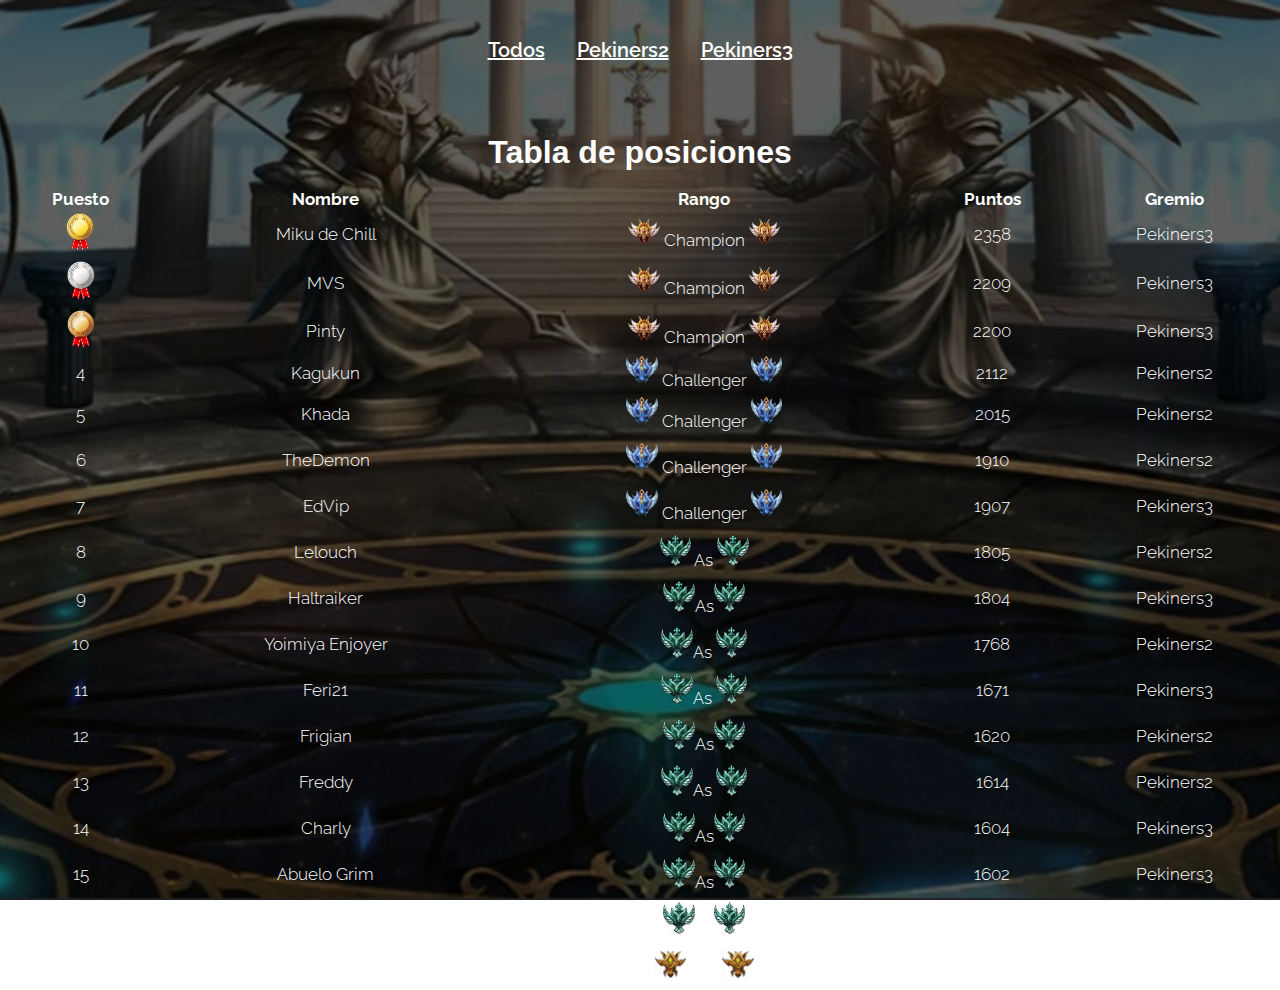
<file: index.html>
<!DOCTYPE html>
<html lang="en">
<head>
    <meta charset="UTF-8">
    <meta http-equiv="X-UA-Compatible" content="IE=edge">
    <meta name="viewport" content="width=device-width, initial-scale=1.0">
    <title>Score Pekiners</title>
    <link rel="stylesheet" href="css/Style.css">
    <link rel="stylesheet" href="css/responsive.css">
    <link href="https://cdn.jsdelivr.net/npm/bootstrap@5.2.2/dist/css/bootstrap.min.css" rel="stylesheet" integrity="sha384-Zenh87qX5JnK2Jl0vWa8Ck2rdkQ2Bzep5IDxbcnCeuOxjzrPF/et3URy9Bv1WTRi" crossorigin="anonymous">


</head>
<body>
    
    <div class="todo">

        <header>
            <div id="top"> 
   
                <nav>
                    <a href="Todos">Todos</a>
                    <a href="Pekiners2">Pekiners2</a>
                    <a href="Pekiners3">Pekiners3</a>
                
                </nav>
            </div>
        </header>
    
        <div class="Tabla de posiciones">


            <H1 class="Tabla">Tabla de posiciones</H1>
            

        </div>

        <table style="width: 100%;">
                <tr>
                    <th></th>
                    <th>Puesto</th>
                    <th>Nombre</th>
                    <th>Rango</th>
                    <th>Puntos</th>
                    <th>Gremio</th>
                </tr>   
                
            <tr>
                <td></td>
                <td><img src="Imgs/gold.png" ></td>
                <td>Miku de Chill</td>
                <td ><img src="Imgs/Champion-rank.png" > Champion  <img src="Imgs/Champion-rank.png" > </td>
                <td>2358</td>
                <td>Pekiners3</td>
            </tr>

            <tr class="Espacio">
                <td></td>
                <td><img src="Imgs/Silver.png"  ></td>
                <td>MVS</td>
                <td ><img src="Imgs/Champion-rank.png" > Champion  <img src="Imgs/Champion-rank.png" > </td>
                <td>2209</td>
                <td>Pekiners3</td>
            </tr>

            <tr>
                <td></td>
                <td><img src="Imgs/Bronce.png" ></td>
                <td>Pinty</td>
                <td ><img src="Imgs/Champion-rank.png" > Champion  <img src="Imgs/Champion-rank.png" > </td>
                <td>2200</td>
                <td>Pekiners3</td>
            </tr>

            <tr>
                <td></td>
                <td>4</td>
                <td>Kagukun</td>
                <td><img src="Imgs/Challenger-rank.png" > Challenger <img src="Imgs/Challenger-rank.png" ></td>
                <td>2112</td>
                <td>Pekiners2</td>
            </tr>

            <tr class="Espacio">
                <td></td>
                <td>5</td>
                <td>Khada</td>
                <td><img src="Imgs/Challenger-rank.png" > Challenger <img src="Imgs/Challenger-rank.png" ></td>
                <td>2015</td>
                <td>Pekiners2</td>
            </tr>

          
            <tr class="Espacio">
                <td></td>
                <td>6</td>
                <td>TheDemon</td>
                <td><img src="Imgs/Challenger-rank.png" > Challenger <img src="Imgs/Challenger-rank.png" ></td>
                <td>1910</td>
                <td>Pekiners2</td>
            </tr>

               <tr class="Espacio">
                <td></td>
                <td>7</td>
                <td>EdVip</td>
                <td><img src="Imgs/Challenger-rank.png" > Challenger <img src="Imgs/Challenger-rank.png" ></td>
                <td>1907</td>
                <td>Pekiners3</td>
            </tr>               

            <tr class="Espacio">
                <td></td>
                <td>8</td>
                <td>Lelouch</td>
                <td><img src="Imgs/as.png" > As <img src="Imgs/as.png" ></td>
                <td>1805</td>
                <td>Pekiners2</td>
            </tr>

            <tr class="Espacio">
                <td></td>
                <td>9</td>
                <td>Haltraiker</td>
                <td><img src="Imgs/as.png" >As<img src="Imgs/as.png" ></td>
                <td>1804</td>
                <td>Pekiners3</td>
            </tr>
                       

            <tr class="Espacio">
                <td></td>
                <td>10</td>
                <td>Yoimiya Enjoyer</td>
                <td><img src="Imgs/as.png">As <img src="Imgs/as.png" ></td>
                <td>1768</td>
                <td>Pekiners2</td>
            </tr>

           <tr class="Espacio">
                <td></td>
                <td>11</td>
                <td>Feri21</td>
                <td><img src="Imgs/as.png">As <img src="Imgs/as.png" ></td>
                <td>1671</td>
                <td>Pekiners3</td>
            </tr>


        <tr class="Espacio">
                <td></td>
                <td>12</td>
                <td>Frigian</td>
                <td><img src="Imgs/as.png" >As<img src="Imgs/as.png" ></td>
                <td>1620</td>
                <td>Pekiners2</td>
            </tr>

        <tr class="Espacio">
                <td></td>
                <td>13</td>
                <td>Freddy</td>
                <td><img src="Imgs/as.png" >As <img src="Imgs/as.png" ></td>
                <td>1614</td>
                <td>Pekiners2</td>
            </tr>

             <tr class="Espacio">
               <td></td>
               <td>14</td>
               <td>Charly</td>
               <td><img src="Imgs/as.png" >As<img src="Imgs/as.png" ></td>
               <td>1604</td>
               <td>Pekiners3</td>
            </tr>

            <tr class="Espacio">
                <td></td>
                <td>15</td>
                <td>Abuelo Grim</td>
                <td><img src="Imgs/as.png" >As<img src="Imgs/as.png" ></td>
                <td>1602</td>
                <td>Pekiners3</td>
           </tr>
    

            <tr class="Espacio">
               <td></td>
               <td>16</td>
               <td>Khazard</td>
               <td><img src="Imgs/as.png" >As<img src="Imgs/as.png"></td>
               <td>1601</td>
               <td>Pekiners3</td>
            </tr>

           
            <tr class="Espacio">
             <td></td>
                <td>17</td>
                <td>Adrian</td>
                <td><img src="Imgs/oro.png" >Gold<img src="Imgs/oro.png" ></td>
                <td>1403</td>
                <td>Pekiners3</td>
            </tr>


        
        

        
        </table >
        <!--Scripts-->
        
        <script src="https://cdn.jsdelivr.net/npm/bootstrap@5.2.2/dist/js/bootstrap.bundle.min.js" integrity="sha384-OERcA2EqjJCMA+/3y+gxIOqMEjwtxJY7qPCqsdltbNJuaOe923+mo//f6V8Qbsw3" crossorigin="anonymous" > </script>
        <script src="https://cdn.jsdelivr.net/npm/@popperjs/core@2.11.6/dist/umd/popper.min.js" integrity="sha384-oBqDVmMz9ATKxIep9tiCxS/Z9fNfEXiDAYTujMAeBAsjFuCZSmKbSSUnQlmh/jp3" crossorigin="anonymous" > </script>
        <script src="https://cdn.jsdelivr.net/npm/bootstrap@5.2.2/dist/js/bootstrap.min.js" integrity="sha384-IDwe1+LCz02ROU9k972gdyvl+AESN10+x7tBKgc9I5HFtuNz0wWnPclzo6p9vxnk" crossorigin="anonymous" > </script>
        

        </body>
    </html>
</file>
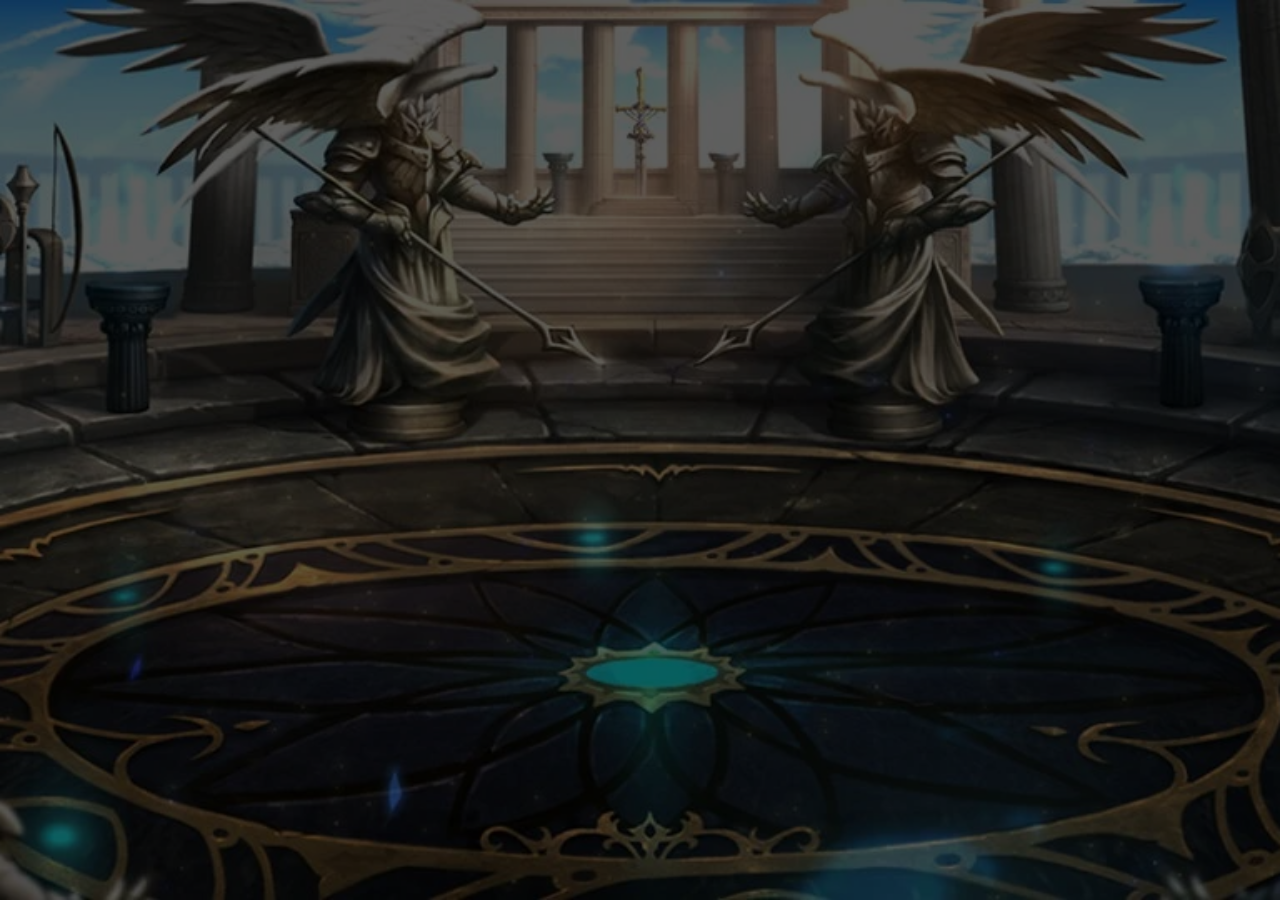
<file: css/imagen.html>
<!DOCTYPE html>
<html lang="en">
<head>
    <meta charset="UTF-8">
    <meta http-equiv="X-UA-Compatible" content="IE=edge">
    <meta name="viewport" content="width=device-width, initial-scale=1.0">
    <title>Document</title>
    <link rel="stylesheet" href="imagen.css">
</head>
<body>
    
    
</body>
</html>
</file>
<file: css/Style.css>
@import url('https://fonts.googleapis.com/css2?family=Raleway:wght@300;400;600&display=swap');

/* Header */
*{
    margin: 0;
    padding: 0;
    box-sizing: border-box;
}


body{
    font-family: Raleway, sans-serif;
    font-size: 16px;
    font-weight: 300;
    background-image: url(../Imgs/Screenshot_1.png);
    background-repeat: no-repeat;
    background-attachment: fixed;
    background-size: cover;
    background-position: center;
    
    
}




header{
    min-height: 100px;
   
}

#top{
    
    
    margin: auto;
    height: 100px;

    display: flex;
    justify-content: center;

    /* centrar en vertical */
    align-items: center;

}

#top a, #bottom a {
    color: #fff;
    
}

#top a{
    
    font-size: 20px;
    font-weight: 600;
    
}

#top nav a{
    font-size: 20px;
    padding: 14px;
}

/* Header Fin */ 


/* Body */

/* Titulo con lineas */

.Tabla{
text-align: center;
padding-top: 17px;
font-family: sans-serif;
margin-bottom: -14px;
color: #fff;
position: relative;
}


.Linea-tabla{
    border: 1px solid;
    margin-top: -50px ;
    color: rgb(197, 195, 195);
   justify-content: center;
}

.Linea-tabla2{
    border: 1px solid;
    margin-top: 60px ;
    color: rgb(197, 195, 195);
}

/* Titulo con lineas FIN*/

/* Tabla*/

table{
margin-top: 30px;
text-align: center;
color: white;
position: relative;
font-size: 17px;

}
    

    

img {
width: 3.5vh;

}

/* Espacio entre los puestos*/
.Espacio{
    height: 44px;

}
</file>
<file: css/responsive.css>
@media (min-width: 1200px) {
    .todo{
        width: 40% ;
        display: contents;
   

    }
}

@media (min-width: 768px) {
    .todo{
        width: 65%;
        display: contents;
        
     }
}

@media (max-width: 767px) {
    .todo{
        width: 80%;
        display: contents;
     }
}

@media (max-width: 480px) {
    .todo{
        width: 90%;
        display: contents;
     }
}
</file>
<file: css/imagen.css>
*{
    margin: 0;
    padding: 0;
    box-sizing: border-box;
}

body{
    font-family: Raleway, sans-serif;
    font-size: 16px;
    font-weight: 300;
    background-image: url(../Imgs/unknown.png);
    background-repeat: no-repeat;
    background-attachment: fixed;
    background-size: cover;
    background-position: center;
    
    
}

body::before {
    content: "";
    width: 100%;
    height: 100%;
    position: absolute;
    
    background: rgba(0, 0, 0, 0.627);
}
</file>
